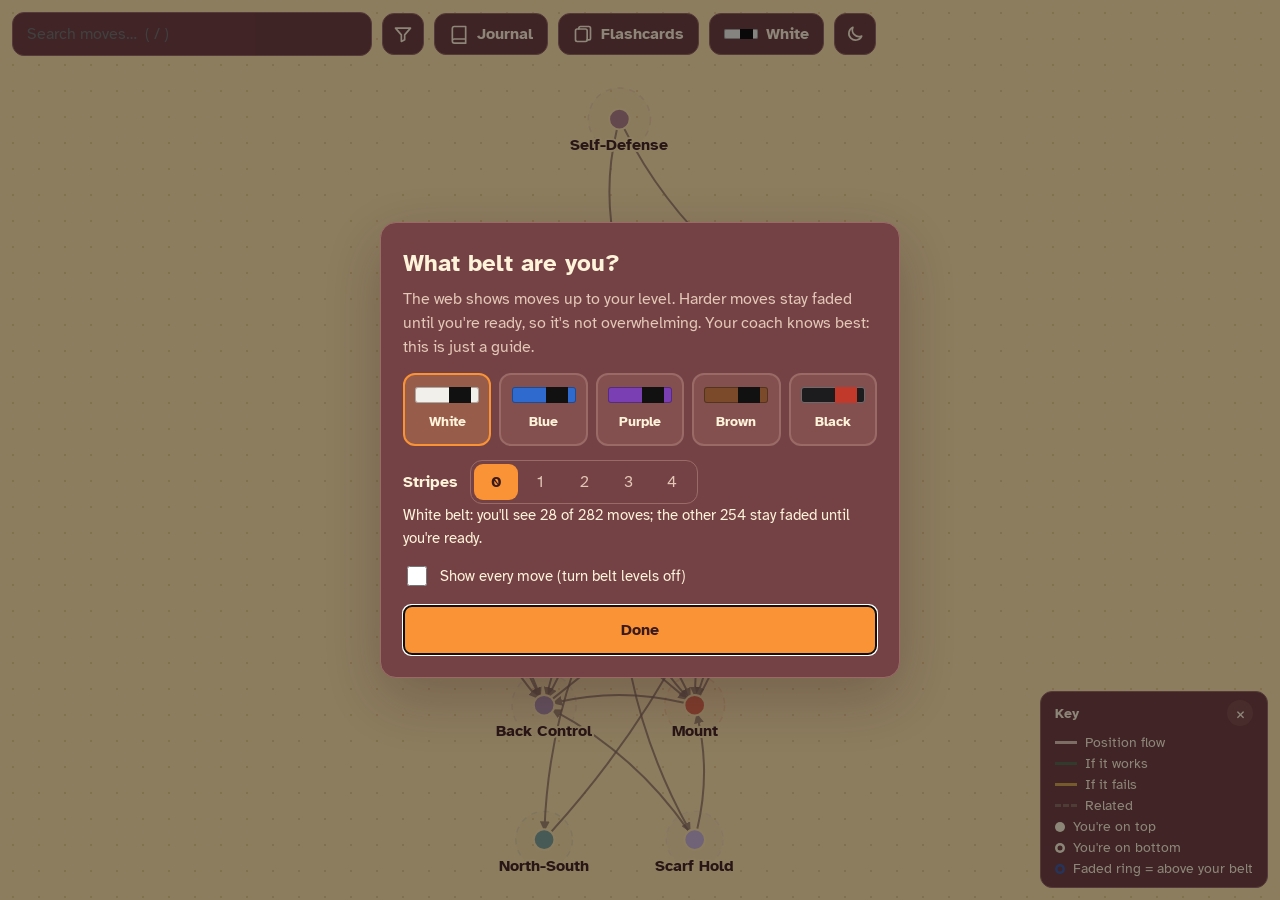
<file: index.html>
<!DOCTYPE html>
<html lang="en">
<head>
  <meta charset="utf-8">
  <meta name="viewport" content="width=device-width, initial-scale=1, viewport-fit=cover">
  <title>Jujutsu Flow</title>
  <meta name="description" content="Zoomable flow chart of jiu-jitsu positions and techniques.">
  <meta name="theme-color" content="#744245">
  <!-- Pick the colour theme before anything draws, so there's no flash of the wrong colours. -->
  <script>
    (function () {
      var t = null;
      try { t = localStorage.getItem('jj-theme'); } catch (e) {}
      if (t !== 'light' && t !== 'dark') t = matchMedia('(prefers-color-scheme: dark)').matches ? 'dark' : 'light';
      document.documentElement.dataset.theme = t;
    })();
  </script>
  <meta name="apple-mobile-web-app-capable" content="yes">
  <meta name="mobile-web-app-capable" content="yes">
  <meta name="apple-mobile-web-app-status-bar-style" content="black-translucent">
  <meta name="apple-mobile-web-app-title" content="JJ Flow">
  <link rel="manifest" href="manifest.webmanifest">
  <link rel="icon" href="icons/icon.svg" type="image/svg+xml">
  <link rel="apple-touch-icon" href="icons/apple-touch-icon.png">
  <link rel="preconnect" href="https://fonts.googleapis.com">
  <link rel="preconnect" href="https://fonts.gstatic.com" crossorigin>
  <link rel="stylesheet" href="https://fonts.googleapis.com/css2?family=Atkinson+Hyperlegible:wght@400;700&display=swap">
  <link rel="stylesheet" href="styles.css?v=13">
</head>
<body>
  <!-- The map itself. Everything is drawn into this SVG by js/graph.js -->
  <svg id="graph" aria-label="Technique flow chart"></svg>

  <!-- The detail panel (filled in by js/panel.js) -->
  <aside id="panel" class="panel" aria-label="Details">
    <!-- Grab handle: drag to resize the page on phones (snaps to peek / half / full) -->
    <div class="sheet-handle" role="button" tabindex="0" aria-label="Resize page: drag, or tap to switch between half and full"><span></span></div>
    <button class="panel-close" aria-label="Close">×</button>
    <div class="panel-body"></div>
  </aside>

  <!-- Top bar: search, journal, flashcards, belt, theme, filters -->
  <header class="topbar">
    <div class="search">
      <input id="search" type="search" placeholder="Search moves…  ( / )" autocomplete="off" aria-label="Search moves">
      <ul id="search-results" hidden></ul>
    </div>
    <!-- Filters: one button that opens a small dropdown -->
    <div class="filter-wrap">
      <button id="filters-toggle" class="icon-btn" aria-haspopup="true" aria-expanded="false" aria-controls="filter-menu" aria-label="Filters">
        <svg class="icon-filter" viewBox="0 0 24 24" aria-hidden="true"><path d="M3 5h18l-7 8v6l-4 2v-8z"/></svg>
        <span class="filter-count" hidden></span>
      </button>
      <div id="filter-menu" class="menu" hidden>
        <div class="menu-group">
          <div class="menu-label">You're on</div>
          <div class="segmented" role="group" aria-label="Top or bottom filter">
            <button class="filter-btn" data-key="role" data-value="all">Both</button>
            <button class="filter-btn" data-key="role" data-value="top"><span class="dot role-top"></span>Top</button>
            <button class="filter-btn" data-key="role" data-value="bottom"><span class="dot role-bottom"></span>Bottom</button>
          </div>
        </div>
        <div class="menu-group">
          <div class="menu-label">Style</div>
          <div class="segmented" role="group" aria-label="Gi filter">
            <button class="filter-btn" data-key="style" data-value="all">All</button>
            <button class="filter-btn" data-key="style" data-value="gi">Gi</button>
            <button class="filter-btn" data-key="style" data-value="nogi">No-Gi</button>
          </div>
        </div>
        <button class="link-btn menu-reset">Reset filters</button>
      </div>
    </div>
    <button id="journal-btn" class="icon-btn with-label" aria-label="Open training journal">
      <svg class="icon-book" viewBox="0 0 24 24" aria-hidden="true"><path d="M4 5.5A2.5 2.5 0 0 1 6.5 3H20v15H6.5A2.5 2.5 0 0 0 4 20.5zM4 20.5A2.5 2.5 0 0 0 6.5 23H20v-5"/></svg>
      <span class="btn-label">Journal</span>
    </button>
    <button id="cards-btn" class="icon-btn with-label" aria-label="Open flashcards">
      <svg class="icon-cards" viewBox="0 0 24 24" aria-hidden="true"><rect x="3" y="6" width="14" height="15" rx="2"/><path d="M7 6V5a2 2 0 0 1 2-2h10a2 2 0 0 1 2 2v12a2 2 0 0 1-2 2h-2"/></svg>
      <span class="btn-label">Flashcards</span>
    </button>
    <button id="belt-btn" class="icon-btn with-label" aria-label="Your belt level"></button>
    <button id="account-btn" class="icon-btn" aria-label="Sign in to sync your notes" hidden>
      <svg class="icon-person" viewBox="0 0 24 24" aria-hidden="true"><circle cx="12" cy="8" r="4"/><path d="M4 21a8 8 0 0 1 16 0"/></svg>
      <span class="sync-dot" aria-hidden="true"></span>
    </button>
    <button id="theme-btn" class="icon-btn" aria-label="Switch colour theme">
      <svg class="icon-sun" viewBox="0 0 24 24" aria-hidden="true"><circle cx="12" cy="12" r="4.5"/><path d="M12 2v2.5M12 19.5V22M2 12h2.5M19.5 12H22M4.9 4.9l1.8 1.8M17.3 17.3l1.8 1.8M4.9 19.1l1.8-1.8M17.3 6.7l1.8-1.8"/></svg>
      <svg class="icon-moon" viewBox="0 0 24 24" aria-hidden="true"><path d="M20 14.5A8 8 0 0 1 9.5 4a8 8 0 1 0 10.5 10.5z"/></svg>
    </button>
  </header>

  <!-- Bottom right: what the arrow colours mean -->
  <div id="legend" class="legend">
    <div class="legend-head">
      <button id="legend-toggle" class="legend-title" aria-label="Show or hide the key">Key</button>
      <button class="legend-close" aria-label="Close the key">×</button>
    </div>
    <ul>
      <li><span class="swatch flow"></span>Position flow</li>
      <li><span class="swatch success"></span>If it works</li>
      <li><span class="swatch fail"></span>If it fails</li>
      <li><span class="swatch related"></span>Related</li>
      <li><span class="dot role-top"></span>You're on top</li>
      <li><span class="dot role-bottom"></span>You're on bottom</li>
      <li><span class="dot belt-ring"></span>Faded ring = above your belt</li>
    </ul>
  </div>

  <!-- Flashcards: full-screen study mode (filled in by js/study.js) -->
  <div id="study" class="study" hidden></div>

  <!-- Belt picker: shown on first visit, and from the belt button -->
  <div id="belt-dialog" class="modal" hidden>
    <div class="modal-card" role="dialog" aria-modal="true" aria-labelledby="belt-title">
      <h2 id="belt-title">What belt are you?</h2>
      <p class="muted">The web shows moves up to your level. Harder moves stay faded until you're ready, so it's not overwhelming. Your coach knows best: this is just a guide.</p>
      <div class="belt-choices" role="radiogroup" aria-label="Belt"></div>
      <div class="stripe-row">
        <span class="stripe-label">Stripes</span>
        <div class="segmented stripe-choices" role="radiogroup" aria-label="Stripes"></div>
      </div>
      <p class="belt-preview"></p>
      <label class="belt-off"><input type="checkbox" id="belt-off-box"> Show every move (turn belt levels off)</label>
      <button class="btn btn-primary belt-done">Done</button>
    </div>
  </div>

  <!-- Account + sync (filled in by js/account.js) -->
  <div id="account-dialog" class="modal" hidden>
    <div class="modal-card account-card" role="dialog" aria-modal="true" aria-labelledby="account-title">
      <button class="modal-close" aria-label="Close">×</button>
      <div class="account-body"></div>
    </div>
  </div>

  <div id="hint" class="hint" hidden>
    <p><b>Scroll or pinch</b> to zoom through the levels. <b>Drag</b> to move around. <b>Tap</b> a bubble to dive in.</p>
    <button>Got it</button>
  </div>


  <script src="js/config.js?v=13"></script>
  <script src="js/data.js?v=13"></script>
  <script src="js/belts.js?v=13"></script>
  <script src="js/graph.js?v=13"></script>
  <script src="js/journal.js?v=13"></script>
  <script src="js/panel.js?v=13"></script>
  <script src="js/cards.js?v=13"></script>
  <script src="js/study.js?v=13"></script>
  <script src="js/sync.js?v=13"></script>
  <script src="js/account.js?v=13"></script>
  <script src="js/app.js?v=13"></script>
</body>
</html>
</file>
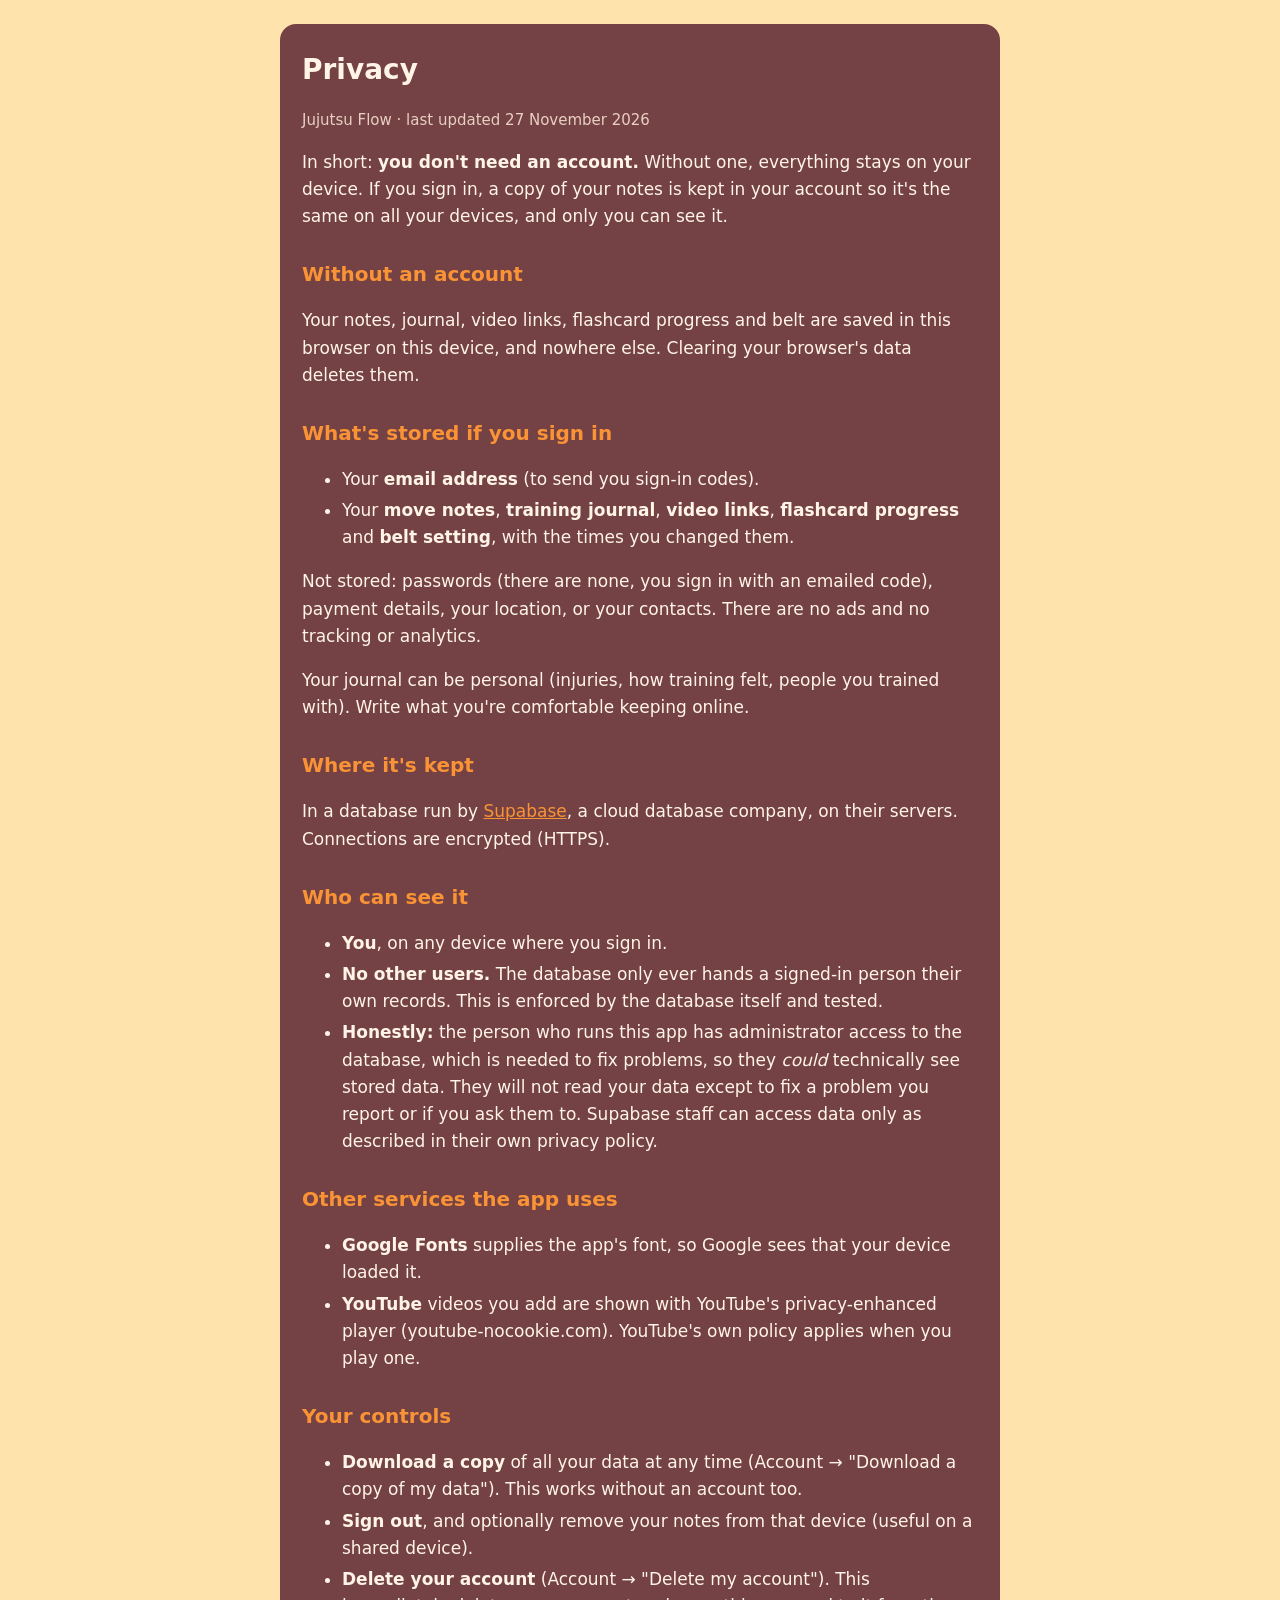
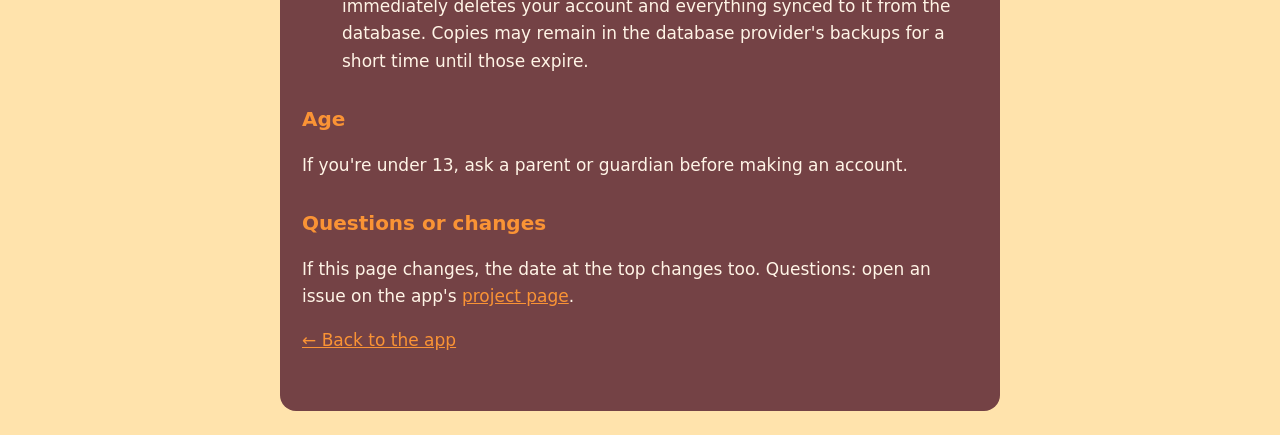
<file: privacy.html>
<!DOCTYPE html>
<html lang="en">
<head>
  <meta charset="utf-8">
  <meta name="viewport" content="width=device-width, initial-scale=1">
  <title>Privacy · Jujutsu Flow</title>
  <meta name="description" content="What Jujutsu Flow stores, where, and who can see it.">
  <link rel="icon" href="icons/icon.svg" type="image/svg+xml">
  <style>
    :root { --bg: #FFE3AC; --surface: #744245; --text: #FFF4E6; --accent: #FA9335; --muted: #E9CFC2; }
    @media (prefers-color-scheme: dark) { :root { --bg: #445C73; --surface: #2E4D6A; --text: #F3F1EA; --accent: #FFB729; --muted: #C9D2DB; } }
    * { box-sizing: border-box; }
    body { margin: 0; background: var(--bg); font: 17px/1.6 "Atkinson Hyperlegible", system-ui, -apple-system, sans-serif; }
    main { max-width: 720px; margin: 24px auto; padding: 24px 22px 40px; background: var(--surface); color: var(--text); border-radius: 16px; }
    @media (max-width: 760px) { main { margin: 0; border-radius: 0; min-height: 100vh; } }
    h1 { margin: 0 0 4px; font-size: 28px; }
    h2 { margin: 28px 0 6px; font-size: 20px; color: var(--accent); }
    a { color: var(--accent); }
    .muted { color: var(--muted); font-size: 15px; }
    li { margin: 4px 0; }
  </style>
</head>
<body>
<main>
  <h1>Privacy</h1>
  <p class="muted">Jujutsu Flow · last updated 27 November 2026</p>

  <p>In short: <b>you don't need an account.</b> Without one, everything stays on your device. If you sign in, a copy of your notes is kept in your account so it's the same on all your devices, and only you can see it.</p>

  <h2>Without an account</h2>
  <p>Your notes, journal, video links, flashcard progress and belt are saved in this browser on this device, and nowhere else. Clearing your browser's data deletes them.</p>

  <h2>What's stored if you sign in</h2>
  <ul>
    <li>Your <b>email address</b> (to send you sign-in codes).</li>
    <li>Your <b>move notes</b>, <b>training journal</b>, <b>video links</b>, <b>flashcard progress</b> and <b>belt setting</b>, with the times you changed them.</li>
  </ul>
  <p>Not stored: passwords (there are none, you sign in with an emailed code), payment details, your location, or your contacts. There are no ads and no tracking or analytics.</p>
  <p>Your journal can be personal (injuries, how training felt, people you trained with). Write what you're comfortable keeping online.</p>

  <h2>Where it's kept</h2>
  <p>In a database run by <a href="https://supabase.com" target="_blank" rel="noopener">Supabase</a>, a cloud database company, on their servers. Connections are encrypted (HTTPS).</p>

  <h2>Who can see it</h2>
  <ul>
    <li><b>You</b>, on any device where you sign in.</li>
    <li><b>No other users.</b> The database only ever hands a signed-in person their own records. This is enforced by the database itself and tested.</li>
    <li><b>Honestly:</b> the person who runs this app has administrator access to the database, which is needed to fix problems, so they <i>could</i> technically see stored data. They will not read your data except to fix a problem you report or if you ask them to. Supabase staff can access data only as described in their own privacy policy.</li>
  </ul>

  <h2>Other services the app uses</h2>
  <ul>
    <li><b>Google Fonts</b> supplies the app's font, so Google sees that your device loaded it.</li>
    <li><b>YouTube</b> videos you add are shown with YouTube's privacy-enhanced player (youtube-nocookie.com). YouTube's own policy applies when you play one.</li>
  </ul>

  <h2>Your controls</h2>
  <ul>
    <li><b>Download a copy</b> of all your data at any time (Account → "Download a copy of my data"). This works without an account too.</li>
    <li><b>Sign out</b>, and optionally remove your notes from that device (useful on a shared device).</li>
    <li><b>Delete your account</b> (Account → "Delete my account"). This immediately deletes your account and everything synced to it from the database. Copies may remain in the database provider's backups for a short time until those expire.</li>
  </ul>

  <h2>Age</h2>
  <p>If you're under 13, ask a parent or guardian before making an account.</p>

  <h2>Questions or changes</h2>
  <p>If this page changes, the date at the top changes too. Questions: open an issue on the app's <a href="https://github.com/solonanderson8-create/jujutsu-app/issues" target="_blank" rel="noopener">project page</a>.</p>

  <p><a href="./">← Back to the app</a></p>
</main>
</body>
</html>
</file>
<file: styles.css>
/* =========================================================================
   THEMES — every colour in the app comes from these "paint racks".
   The rest of the file only asks for a role (--bg, --accent, …), never a
   specific colour, so swapping the rack recolours everything at once.

   To add a seasonal theme later: copy one block, give it a new name
   (e.g. [data-theme="halloween"]), change the colours, and add the name
   to THEMES in js/app.js.
   ========================================================================= */

/* Shared, theme-independent settings */
:root {
  /* Belt colours are the same in every theme (a blue belt is always blue). */
  --belt-white: #F2F0EA;
  --belt-blue: #2F6BCF;
  --belt-purple: #7B3FB4;
  --belt-brown: #7A4A2B;
  --belt-black: #1C1C1E;
  --radius: 12px;
  --panel-w: clamp(400px, 50vw, 640px);   /* technique page: about half the screen on iPad */
  --font: 'Atkinson Hyperlegible', system-ui, -apple-system, 'Segoe UI', sans-serif;
}

/* LIGHT — Behr: Sunflower Seed, Rumors, Joyful Orange, Trailing Vine, Plantain Chips */
:root, [data-theme="light"] {
  color-scheme: light;
  --field: #5A3235;             /* text boxes on the pages */
  --bg: #FFE3AC;                /* Sunflower Seed P270-3 — the web's background */
  --bg-dots: #EDCB8C;
  --surface: #744245;           /* Rumors MQ1-15 — pages, bars and buttons */
  --surface-2: #83504F;
  --border: #9A6A67;
  --text: #FFF3DA;              /* text on pages */
  --muted: #E3C7B7;
  --ink: #4A2729;               /* text drawn on the web */
  --ink-muted: #7A5A4E;
  --accent: #FA9335;            /* Joyful Orange P240-7 — "you are here", buttons */
  --on-accent: #3A1A1C;         /* text on top of the accent colour */
  --success: #5A6952;           /* Trailing Vine S390-7 — "if it works" arrows */
  --fail: #D6A550;              /* Plantain Chips M290-6 — "if it fails" arrows */
  --related: #8C6E62;
  --flow: #8C6E62;              /* big arrows between positions */
  --tlink: #9C7F6B;
  --select: #3A1A1C;            /* ring around the tapped move */
  --casing: #4A2729;            /* thin outline under focus arrows so pale ones stay visible */
  --shadow: rgba(58, 26, 28, .28);
  --danger: #FFB3A6;
}

/* DARK — Behr: Midnight Blue, Nocturne Blue, Extreme Yellow, Pistachio, Sizzling Sunset */
[data-theme="dark"] {
  color-scheme: dark;
  --field: #22405B;
  --bg: #445C73;                /* Midnight Blue N480-7 (matched to the paint card) */
  --bg-dots: #536B83;
  --surface: #2E4D6A;           /* Nocturne Blue HDC-CL-28 (matched to the paint card) */
  --surface-2: #3A5A78;
  --border: #50708F;
  --text: #F3F5F8;
  --muted: #B9C7D6;
  --ink: #F3F5F8;
  --ink-muted: #C4D0DC;
  --accent: #FFB729;            /* Extreme Yellow P260-7 */
  --on-accent: #1F2B38;
  --success: #B9C04F;           /* Pistachio MQ4-42 (matched to the paint card) */
  --fail: #EB7E4D;              /* Sizzling Sunset P200-6 */
  --related: #AEBBC9;
  --flow: #AEBBC9;
  --tlink: #93A4B6;
  --select: #FFFFFF;
  --casing: #1F2B38;
  --shadow: rgba(10, 20, 30, .45);
  --danger: #FFB3A6;
}

* { box-sizing: border-box; }
[hidden] { display: none !important; }
html, body { margin: 0; height: 100%; overflow: hidden; }
/* The dotted background covers the whole screen, including behind the
   iPad/iPhone status bar and home-bar areas, so the web runs edge to edge. */
html { background: radial-gradient(circle, var(--bg-dots) 1px, transparent 1.2px) 0 0 / 26px 26px fixed, var(--bg); }
body {
  background: transparent;
  color: var(--text);
  font-family: var(--font);
  font-size: 16px;
  line-height: 1.5;
  -webkit-font-smoothing: antialiased;
}
button { font: inherit; color: inherit; cursor: pointer; -webkit-tap-highlight-color: transparent; }
.muted { color: var(--muted); }
.small { font-size: 13px; }
.dot {
  display: inline-block; width: 10px; height: 10px; border-radius: 50%;
  background: var(--c, var(--accent)); flex: none;
}

/* ---------- The graph canvas ---------- */
#graph {
  /* 100lvh = the full screen height, even behind the home bar on iPhone/iPad */
  position: fixed; top: 0; left: 0; width: 100vw; height: 100%; height: 100lvh;
  touch-action: none; cursor: grab; user-select: none; -webkit-user-select: none;
}
#graph.grabbing { cursor: grabbing; }
#graph text {
  fill: var(--ink);
  paint-order: stroke fill;
  stroke: var(--bg);
  stroke-width: calc(var(--sw) * 4);
  stroke-linejoin: round;
  pointer-events: none;
}

.zone {
  fill: color-mix(in srgb, var(--c) 7%, transparent);
  stroke: color-mix(in srgb, var(--c) 55%, transparent);
  stroke-width: calc(var(--sw) * 1.5);
  stroke-dasharray: calc(var(--sw) * 6) calc(var(--sw) * 6);
  pointer-events: none;
}
.zone-title { font-size: var(--fs-zone); font-weight: 700; }
.spoke { stroke: color-mix(in srgb, var(--c) 45%, transparent); stroke-width: calc(var(--sw) * 1.2); }

.node { cursor: pointer; transition: opacity .2s; }
.node circle {
  fill: var(--c);
  stroke: var(--bg);
  stroke-width: calc(var(--sw) * 2);
  transition: filter .15s;
}
.node:hover circle { filter: brightness(1.25); }
.pos-node text { font-size: var(--fs-pos); font-weight: 700; }
.cat-node text { font-size: var(--fs-cat); font-weight: 700; }
.cat-node circle { fill: color-mix(in srgb, var(--c) 70%, var(--bg)); }
.tech-node text { font-size: var(--fs-tech); }

/* Solid dot = you're on top. Hollow ring = you're on bottom. */
.tech-node.role-bottom circle { fill: var(--bg); stroke: var(--c); stroke-width: calc(var(--sw) * 3.5); }
.dot.role-top { background: var(--c, var(--text)); }
.dot.role-bottom { background: transparent; box-shadow: inset 0 0 0 2.5px var(--c, var(--text)); }
.filter-btn .dot { margin-right: 6px; width: 9px; height: 9px; --c: currentColor; }

.tech-node.off { opacity: .12; }

/* Locked = above your belt: faded, with a ring in the move's belt colour. */
.tech-node.locked circle {
  fill: var(--bg); stroke: var(--belt); stroke-width: calc(var(--sw) * 4);
  filter: drop-shadow(0 0 calc(var(--sw) * 1.2) var(--ink));
}
.tech-node.locked { opacity: .5; }
.tech-node.locked text { font-style: italic; }
.tlink.locked { opacity: .1; }
.tech-node.sel circle { stroke: var(--select); stroke-width: calc(var(--sw) * 3); }
.pos-node.sel circle { stroke: var(--select); stroke-width: calc(var(--sw) * 4); }

.flow path { fill: none; stroke: var(--flow); stroke-width: calc(var(--sw) * 2); opacity: .75; }
.flow text { font-size: var(--fs-edge); fill: var(--ink-muted) !important; }
.overview .flow:not(.lit) text { display: none; }
.has-focus .flow.lit text { fill: var(--ink) !important; }

.tlink { stroke: var(--tlink); stroke-width: var(--sw); opacity: .35; }
.tlink.off { opacity: .05; }

.hi-link { fill: none; stroke-width: calc(var(--sw) * 2.5); }
.hi-casing { fill: none; stroke: var(--casing); stroke-width: calc(var(--sw) * 4.5); opacity: .55; }
.pin { pointer-events: none; }
.pin circle { fill: var(--c); stroke: var(--bg); stroke-width: calc(var(--sw) * 2); }
.pin.role-bottom circle { fill: var(--bg); stroke: var(--c); stroke-width: calc(var(--sw) * 3); }
.pin.pin-main circle { stroke: var(--select); stroke-width: calc(var(--sw) * 3); }
.pin text { font-size: var(--fs-tech); font-weight: 700; }
.hi-link.success { stroke: var(--success); }
.hi-link.fail { stroke: var(--fail); }
.hi-link.related { stroke: var(--related); stroke-dasharray: calc(var(--sw) * 5) calc(var(--sw) * 4); }

/* When something is focused, dim everything that isn't connected to it. */
.has-focus .tech-node:not(.lit),
.has-focus .cat-node:not(.lit) { opacity: .2; }
.has-focus .tlink { opacity: .06; }
.has-focus .flow:not(.lit) { opacity: .25; }
.has-focus .flow.lit path { stroke: var(--ink); opacity: 1; }
.has-focus .pos-node:not(.lit) { opacity: .35; }

/* ---------- Floating UI ---------- */
.topbar {
  position: fixed; top: calc(12px + env(safe-area-inset-top)); left: 12px; right: 12px;
  display: flex; gap: 10px; align-items: center; flex-wrap: wrap;
  pointer-events: none;
}
.topbar > * { pointer-events: auto; }
/* On wide screens the panel sits on the right, so the top bar makes room for it. */
@media (min-width: 720px) {
  .topbar { transition: right .28s ease; }
  .panel.open ~ .topbar { right: calc(var(--panel-w) + 12px); }
}
.search { position: relative; flex: 1 1 200px; max-width: 360px; }
#search {
  width: 100%; padding: 9px 14px; font: inherit; color: var(--text);
  background: var(--surface); border: 1px solid var(--border); border-radius: var(--radius); outline: none;
}
#search:focus { border-color: var(--accent); }
#search-results {
  position: absolute; top: calc(100% + 6px); left: 0; right: 0; margin: 0; padding: 6px; list-style: none;
  background: var(--surface); border: 1px solid var(--border); border-radius: var(--radius);
  box-shadow: 0 12px 32px var(--shadow); z-index: 20;
}
#search-results button {
  display: flex; align-items: center; gap: 10px; width: 100%; text-align: left;
  padding: 8px 10px; background: none; border: 0; border-radius: 8px;
}
#search-results button span:nth-child(2) { flex: 1; }
#search-results button:hover { background: var(--surface-2); }
#search-results .empty { padding: 8px 10px; }

/* Light / dark switch: shows the moon in light mode (tap for dark) and the sun in dark mode. */
.icon-btn {
  display: inline-flex; align-items: center; justify-content: center; flex: none;
  width: 42px; height: 42px; padding: 0; color: var(--text);
  background: var(--surface); border: 1px solid var(--border); border-radius: var(--radius);
}
.icon-btn svg { width: 20px; height: 20px; fill: none; stroke: currentColor; stroke-width: 2; stroke-linecap: round; stroke-linejoin: round; }
.icon-btn:hover { color: var(--accent); }
[data-theme="light"] .icon-sun, [data-theme="dark"] .icon-moon { display: none; }
.segmented {
  display: flex; padding: 3px;
  background: var(--surface); border: 1px solid var(--border); border-radius: var(--radius);
}
.segmented button {
  display: inline-flex; align-items: center; min-height: 36px;
  padding: 6px 12px; background: none; border: 0; border-radius: 9px; color: var(--muted);
}
/* "You are here" = the contrast colour */
.segmented button.active { background: var(--accent); color: var(--on-accent); font-weight: 700; }
.segmented button:hover { color: var(--text); }
.segmented button.active:hover { color: var(--on-accent); }

/* Filter button + its dropdown menu */
.filter-wrap { position: relative; }
.icon-filter { fill: none; stroke: currentColor; stroke-width: 2; stroke-linejoin: round; }
#filters-toggle { position: relative; }
.filter-count {
  position: absolute; top: -6px; right: -6px; min-width: 20px; height: 20px; padding: 0 5px;
  border-radius: 10px; background: var(--on-accent); color: var(--accent);
  font-size: 12px; font-weight: 700; line-height: 20px; text-align: center;
}
.menu {
  position: absolute; top: calc(100% + 8px); left: 0; z-index: 25; width: max-content; max-width: calc(100vw - 24px);
  display: flex; flex-direction: column; gap: 12px; padding: 14px;
  background: var(--surface); border: 1px solid var(--border); border-radius: var(--radius);
  box-shadow: 0 12px 32px var(--shadow);
}
.menu-label { font-size: 13px; font-weight: 700; color: var(--muted); margin-bottom: 6px; }
.menu .segmented { background: var(--field); }
.menu-reset { align-self: flex-start; }

.legend {
  position: fixed; right: 12px; bottom: 12px; padding: 8px 14px;
  background: var(--surface); border: 1px solid var(--border); border-radius: var(--radius);
  font-size: 14px; transition: opacity .2s;
}
.legend-title { background: none; border: 0; padding: 0; font-weight: 700; }
.legend ul { list-style: none; margin: 6px 0 0; padding: 0; }
.legend li { display: flex; align-items: center; gap: 8px; }
.legend.collapsed ul { display: none; }
/* An × in the corner closes the key, like the journal and technique pages. */
.legend-head { display: flex; align-items: center; justify-content: space-between; gap: 16px; }
.legend-close {
  width: 26px; height: 26px; flex: none; border: 0; border-radius: 50%;
  background: var(--surface-2); font-size: 17px; line-height: 1;
}
.legend.collapsed .legend-close { display: none; }
.swatch { width: 22px; height: 0; border-top: 3px solid; }
.swatch.flow { border-color: var(--muted); }
.swatch.success { border-color: var(--success); }
.swatch.fail { border-color: var(--fail); }
.swatch.related { border-color: var(--related); border-top-style: dashed; }

.hint {
  position: fixed; left: 50%; top: 76px; transform: translateX(-50%);
  width: min(460px, calc(100% - 32px));
  display: flex; gap: 12px; align-items: center; padding: 12px 16px;
  background: var(--surface-2); border: 1px solid var(--accent); border-radius: var(--radius);
  box-shadow: 0 12px 32px var(--shadow);
}
.hint p { margin: 0; flex: 1; }
.hint button { background: var(--accent); border: 0; border-radius: 8px; padding: 6px 12px; color: var(--on-accent); font-weight: 700; }

/* ---------- Detail panel ---------- */
.panel {
  position: fixed; top: 0; right: 0; bottom: 0; width: var(--panel-w); max-width: 100%;
  background: var(--surface); border-left: 1px solid var(--border);
  transform: translateX(100%); transition: transform .28s ease;
  display: flex; flex-direction: column; z-index: 30;
}
.panel.open { transform: none; box-shadow: -12px 0 40px var(--shadow); }
.panel.open ~ .legend { opacity: 0; pointer-events: none; }
.panel { padding-top: env(safe-area-inset-top, 0px); }
.sheet-handle { display: none; }   /* only shown when the page is a bottom sheet (below) */
.panel-close {
  position: absolute; top: calc(12px + env(safe-area-inset-top, 0px)); right: 12px; width: 36px; height: 36px;
  background: var(--surface-2); border: 0; border-radius: 50%; font-size: 22px; line-height: 1;
}
.panel-body { flex: 1; min-height: 0; display: flex; flex-direction: column; }

/* Tabs across the top: [Technique] [Notes · 3] */
.panel-tabs {
  display: flex; gap: 4px; margin: 12px 60px 0 16px; padding: 3px; flex: none;
  background: color-mix(in srgb, var(--surface) 70%, #000); border: 1px solid var(--border); border-radius: var(--radius);
}
.panel-tabs button {
  flex: 1; min-height: 36px; padding: 6px 10px; border: 0; border-radius: 9px;
  background: none; color: var(--muted); font-weight: 700;
}
.panel-tabs button.active { background: var(--accent); color: var(--on-accent); }
.panel-tabs button.active .tab-count { color: inherit; }
.tab-count { color: var(--accent); }

/* The sliding tray: two pages side by side, snapping into place when swiped. */
.pages {
  flex: 1; min-height: 0; display: flex;
  overflow-x: auto; overflow-y: hidden; scroll-snap-type: x mandatory;
  overscroll-behavior-x: contain; scrollbar-width: none;
}
.pages::-webkit-scrollbar { display: none; }
.page {
  flex: 0 0 100%; min-width: 0; overflow-y: auto; scroll-snap-align: start; scroll-snap-stop: always;
  padding: 16px 22px 40px; overscroll-behavior-y: contain;
}
/* "Done from" switcher for moves done from several positions */
.done-from { display: flex; flex-wrap: wrap; align-items: center; gap: 6px; margin-top: 12px; }
.done-from-label { font-size: 13px; font-weight: 700; color: var(--muted); margin-right: 2px; }
.place-btn {
  display: inline-flex; align-items: center; gap: 6px; min-height: 34px; padding: 5px 12px;
  background: var(--surface-2); border: 1px solid var(--border); border-radius: 999px; font-size: 14px;
}
.place-btn.active { background: var(--accent); border-color: var(--accent); color: var(--on-accent); font-weight: 700; }
.place-btn.active .dot { --c: var(--on-accent); }

.panel h2 { margin: 6px 0 8px; font-size: 26px; line-height: 1.2; }
.panel h3 { margin: 0 0 8px; font-size: 15px; display: flex; align-items: center; gap: 8px; }
.panel h4 { margin: 12px 0 6px; font-size: 13px; color: var(--muted); text-transform: uppercase; letter-spacing: .04em; }
.panel section { margin-top: 20px; padding-top: 16px; border-top: 1px solid var(--border); }
.panel .desc { font-size: 17px; line-height: 1.6; margin: 12px 0 0; }
.crumb { display: flex; align-items: center; gap: 6px; color: var(--muted); font-size: 14px; flex-wrap: wrap; }
.crumb-link { display: inline-flex; align-items: center; gap: 6px; background: none; border: 0; padding: 0; color: var(--text); }
.crumb-link:hover { text-decoration: underline; }

.badges { display: flex; gap: 6px; }
.badges { flex-wrap: wrap; }
.badge { display: inline-flex; align-items: center; gap: 6px; font-size: 13px; font-weight: 700; padding: 2px 10px; border-radius: 999px; }
.badge.role { background: var(--surface-2); color: var(--text); }
.role-dot { width: 9px; height: 9px; border-radius: 50%; }
.badge.top .role-dot { background: var(--text); }
.badge.bottom .role-dot { box-shadow: inset 0 0 0 2px var(--text); }
.badge.neutral .role-dot { background: var(--muted); }
.badge.gi { background: var(--bg); color: var(--ink); }
.badge.nogi { background: var(--text); color: var(--surface); }

.links.success h3 .icon { color: color-mix(in srgb, var(--success) 50%, var(--text)); }
.links.fail h3 .icon { color: color-mix(in srgb, var(--fail) 70%, var(--text)); }
.links.related h3 .icon { color: var(--related); }
.chips { display: flex; flex-wrap: wrap; gap: 6px; }
.chip {
  display: inline-flex; align-items: center; gap: 8px;
  padding: 6px 12px; background: var(--surface-2); border: 1px solid var(--border); border-radius: 999px;
  font-size: 15px;
}
.chip:hover { border-color: var(--c); }
.chip.off { opacity: .4; }
.chip-tag { font-size: 12px; color: var(--muted); }

.video-frame { position: relative; aspect-ratio: 16 / 9; border-radius: 10px; overflow: hidden; background: #000; }
.video-frame iframe { position: absolute; inset: 0; width: 100%; height: 100%; border: 0; }
.video-form { display: flex; gap: 8px; margin-top: 10px; flex-wrap: wrap; }
.video-input {
  flex: 1 1 180px; padding: 8px 12px; font: inherit; font-size: 14px; color: var(--text);
  background: var(--field); border: 1px solid var(--border); border-radius: 8px;
}
.btn {
  display: inline-flex; align-items: center; padding: 8px 12px; font-size: 14px;
  color: var(--text); text-decoration: none; background: var(--surface-2); border: 1px solid var(--border); border-radius: 8px;
}
.btn:hover { border-color: var(--accent); }
.panel a { color: var(--accent); }

/* One-time "peek": tug the tray left to show the Notes page, then spring back. */
.pages.peek > .page { animation: peek 1.1s cubic-bezier(.3, 0, .2, 1); }
@keyframes peek { 0%, 100% { transform: none; } 35%, 55% { transform: translateX(-72px); } }
.panel-tabs button.glow:not(.active) { animation: glow 1.2s ease-in-out 2; }
@keyframes glow { 50% { background: color-mix(in srgb, var(--accent) 35%, transparent); color: var(--text); } }
@media (prefers-reduced-motion: reduce) { .pages.peek > .page, .panel-tabs button.glow:not(.active) { animation: none; } }

/* Notes page: a timeline of note cards, newest at the bottom. */
.note-list { display: flex; flex-direction: column; gap: 10px; margin-top: 14px; }
.note, .journal-entry {
  padding: 12px 14px; background: var(--surface-2); border: 1px solid var(--border);
  border-radius: 10px; border-left: 3px solid var(--accent);
}
.note header, .journal-entry header { display: flex; flex-wrap: wrap; align-items: baseline; gap: 4px; }
.note time, .journal-entry time { font-size: 13px; font-weight: 700; color: var(--muted); }

/* ---------- Training journal ---------- */
.icon-btn.with-label { width: auto; gap: 8px; padding: 0 14px; font-weight: 700; }
.icon-btn.active { background: var(--accent); border-color: var(--accent); color: var(--on-accent); }
.icon-book { width: 18px; height: 18px; flex: none; fill: none; stroke: currentColor; stroke-width: 2; stroke-linecap: round; stroke-linejoin: round; }
.panel h2 .icon-book, .panel h3 .icon-book { color: var(--accent); }
.panel h2 .icon-book { width: 22px; height: 22px; vertical-align: -2px; margin-right: 4px; }
.journal-head { padding: 16px 22px 8px; padding-right: 64px; flex: none; }
.journal-head h2 { margin: 4px 0 2px; }
.journal-head p { margin: 0; }
.journal-scroll { flex: 1; min-height: 0; overflow-y: auto; padding: 8px 22px 40px; overscroll-behavior-y: contain; }
.journal-list { display: flex; flex-direction: column; gap: 12px; }
.journal-entry.flash { animation: flash 1.6s ease-out; }
@keyframes flash { 0%, 40% { box-shadow: 0 0 0 3px var(--accent); } 100% { box-shadow: 0 0 0 0 transparent; } }
.compose-date { font-weight: 700; color: var(--muted); font-size: 14px; }
.journal-new {
  width: 100%; padding: 10px 12px; font: inherit; color: var(--text); resize: vertical;
  background: var(--field); border: 1px solid var(--border); border-radius: 8px; line-height: 1.5;
}
.journal-new:focus { outline: none; border-color: var(--accent); }

/* Spotted move names inside journal text */
.jlink {
  display: inline; padding: 0; margin: 0; background: none; border: 0; font: inherit; color: var(--accent);
  font-weight: 700; text-decoration: underline; text-decoration-thickness: 2px; text-underline-offset: 3px; cursor: pointer;
}
.entry-mentions { display: flex; flex-wrap: wrap; align-items: center; gap: 6px; margin-top: 10px; }
.mention-chip {
  display: inline-flex; align-items: center; background: var(--field); border: 1px solid var(--border); border-radius: 999px; overflow: hidden;
}
.mention-chip button { background: none; border: 0; padding: 4px 4px 4px 12px; font-size: 14px; }
.mention-chip .unlink { padding: 4px 10px 4px 6px; color: var(--muted); font-size: 16px; line-height: 1; }
.mention-chip .unlink:hover { color: var(--danger); }

/* "From my training journal" on a move's Notes tab */
.journal-snippet {
  display: flex; flex-direction: column; gap: 4px; width: 100%; margin-top: 10px; padding: 12px 14px; text-align: left;
  background: var(--surface-2); border: 1px solid var(--border); border-radius: 10px; border-left: 3px solid var(--muted);
}
.journal-snippet:hover { border-color: var(--accent); }
.snippet-date { font-size: 13px; font-weight: 700; color: var(--muted); }
.snippet-text { font-size: 15px; line-height: 1.5; overflow-wrap: anywhere; }
.snippet-text b { color: var(--accent); }
.snippet-open { font-size: 13px; font-weight: 700; color: var(--accent); align-self: flex-end; }
.from-journal .count { color: var(--muted); font-weight: 400; }
.note-text { margin: 6px 0 0; white-space: pre-wrap; overflow-wrap: anywhere; font-size: 16px; line-height: 1.55; }
.note-actions, .note-edit-actions { display: flex; gap: 14px; justify-content: flex-end; margin-top: 6px; }
.note-edit-actions { gap: 8px; }
.link-btn { background: none; border: 0; padding: 4px 0; color: var(--accent); font-size: 14px; font-weight: 700; }
.link-btn.danger { color: var(--danger); }
.note-compose { margin-top: 16px; display: flex; flex-direction: column; gap: 8px; }
.note-compose .btn { align-self: flex-end; }
.note-new, .note-edit {
  width: 100%; padding: 10px 12px; font: inherit; color: var(--text); resize: vertical;
  background: var(--field); border: 1px solid var(--border); border-radius: 8px; line-height: 1.5;
}
.note-edit { margin-top: 8px; }
.note-new:focus, .note-edit:focus, .video-input:focus { outline: none; border-color: var(--accent); }
.btn-primary { background: var(--accent); border-color: var(--accent); color: var(--on-accent); font-weight: 700; }
.btn-primary:hover { filter: brightness(1.1); }

/* ---------- Phones: compact top bar ---------- */
@media (max-width: 719px) {
  .icon-btn.with-label { width: 42px; padding: 0; }
  .icon-btn.with-label .btn-label { display: none; }
  .search { flex-basis: 100%; max-width: none; }    /* search gets its own row; buttons sit below */
  .topbar { gap: 8px; }
}

/* ---------- Phones + portrait tablets: panel becomes a bottom sheet ----------
   Keep this query in sync with SHEET_QUERY in js/app.js. */
@media (max-width: 719px), (orientation: portrait) and (max-width: 1100px) {
  .panel.open ~ .topbar { right: 12px; }
  .panel {
    top: auto; left: 0; width: 100%; height: var(--sheet-h, 50vh);
    border-left: 0; border-top: 1px solid var(--border); border-radius: 18px 18px 0 0;
    transform: translateY(100%);
    transition: transform .28s ease, height .25s ease;
  }
  .panel.dragging { transition: none; }
  .panel.instant { transition: transform .28s ease; }
  /* The grab handle: a strip across the top of the sheet with a small pill. */
  .sheet-handle {
    display: flex; justify-content: center; align-items: center; flex: none;
    height: 24px; margin-bottom: -6px; cursor: ns-resize; touch-action: none;
  }
  .sheet-handle span { width: 44px; height: 5px; border-radius: 3px; background: var(--muted); opacity: .7; }
  .sheet-handle:focus-visible span { background: var(--accent); opacity: 1; }
  .panel.open { box-shadow: 0 -12px 40px var(--shadow); }
  .panel { padding-top: 0; padding-bottom: env(safe-area-inset-bottom, 0px); }
  .panel-close { top: 18px; }
  .hint { top: auto; bottom: 170px; }
}

/* ---------- Belt levels ---------- */
/* A little belt: coloured strip, dark tab near one end, white stripes on the tab. */
.belt {
  position: relative; display: inline-block; flex: none; width: 34px; height: 10px; border-radius: 2px;
  background: var(--belt-white); box-shadow: inset 0 0 0 1px rgba(0, 0, 0, .3);
}
.belt-blue { background: var(--belt-blue); }
.belt-purple { background: var(--belt-purple); }
.belt-brown { background: var(--belt-brown); }
.belt-black { background: var(--belt-black); box-shadow: inset 0 0 0 1px rgba(255, 255, 255, .35); }
.belt-tab {
  position: absolute; top: 0; bottom: 0; right: 5px; width: 13px;
  display: flex; justify-content: space-evenly; align-items: stretch; background: #111; padding: 0 1px;
}
.belt-black .belt-tab { background: #C0392B; }           /* black belts have a red tab */
.belt-tab i { width: 1.5px; background: #fff; }
.belt-big { width: 64px; height: 16px; border-radius: 3px; }
.belt-big .belt-tab { width: 22px; right: 8px; }
.belt-big .belt-tab i { width: 2.5px; }
.belt-mini { width: 20px; height: 6px; margin-left: 2px; }
.belt-mini .belt-tab { width: 7px; right: 3px; }
.belt-mini .belt-tab i { width: 1px; }
.belt-all {
  width: 22px; height: 12px; background: linear-gradient(90deg, var(--belt-white) 0 20%, var(--belt-blue) 0 40%, var(--belt-purple) 0 60%, var(--belt-brown) 0 80%, var(--belt-black) 0);
}

/* Locked chips: faded, with a mini belt showing when they unlock */
.chip.locked { opacity: .6; font-style: italic; }
.dot.belt-ring { background: transparent; box-shadow: inset 0 0 0 2.5px var(--belt-blue); opacity: .7; }

/* Locked move page */
.locked-page { padding: 16px 22px 40px; padding-right: 64px; overflow-y: auto; }
.locked-belt { display: flex; align-items: center; gap: 10px; margin: 10px 0 4px; font-weight: 700; }

/* Belt picker (a centred card over a dimmed web) */
.modal {
  position: fixed; inset: 0; z-index: 60; display: flex; align-items: center; justify-content: center;
  padding: 16px; background: color-mix(in srgb, #000 45%, transparent);
}
.modal-card {
  width: min(520px, 100%); max-height: calc(100% - 32px); overflow-y: auto;
  background: var(--surface); color: var(--text); border: 1px solid var(--border);
  border-radius: 16px; padding: 22px; box-shadow: 0 20px 60px var(--shadow);
}
.modal-card h2 { margin: 0 0 6px; font-size: 24px; }
.modal-card > p { margin: 0 0 14px; }
.belt-choices { display: grid; grid-template-columns: repeat(5, 1fr); gap: 8px; }
.belt-choice {
  display: flex; flex-direction: column; align-items: center; gap: 8px; padding: 12px 4px;
  background: var(--surface-2); border: 2px solid var(--border); border-radius: 12px; font-weight: 700; font-size: 14px;
}
.belt-choice .belt-big { width: 100%; max-width: 64px; }
.belt-choice.active { border-color: var(--accent); background: color-mix(in srgb, var(--accent) 18%, var(--surface-2)); }
.stripe-row { display: flex; align-items: center; gap: 12px; margin-top: 14px; }
.stripe-label { font-weight: 700; }
.stripe-choices button { min-width: 44px; justify-content: center; }
.belt-preview { margin: 14px 0 10px; font-size: 15px; }
.belt-off { display: flex; align-items: center; gap: 10px; margin-bottom: 16px; font-size: 15px; cursor: pointer; }
.belt-off input { width: 20px; height: 20px; accent-color: var(--accent); }
.modal-card .belt-done { width: 100%; justify-content: center; padding: 12px; font-size: 16px; }
.modal.all-on .belt-choices, .modal.all-on .stripe-row { opacity: .45; }
@media (max-width: 480px) {
  .belt-choices { grid-template-columns: repeat(3, 1fr); }
}

/* ---------- Account + sync ---------- */
#account-btn { position: relative; }
.sync-dot {
  position: absolute; top: 5px; right: 5px; width: 9px; height: 9px; border-radius: 50%;
  border: 2px solid var(--surface); display: none;
}
#account-btn[data-status="synced"] .sync-dot { display: block; background: var(--success); }
#account-btn[data-status="syncing"] .sync-dot { display: block; background: var(--accent); }
#account-btn[data-status="offline"] .sync-dot,
#account-btn[data-status="error"] .sync-dot { display: block; background: var(--fail); }
.account-card { position: relative; }
.modal-close {
  position: absolute; top: 12px; right: 12px; width: 36px; height: 36px;
  background: var(--surface-2); border: 0; border-radius: 50%; font-size: 22px; line-height: 1; color: var(--text);
}
.account-card h2 { padding-right: 44px; }
.account-form { display: flex; flex-direction: column; gap: 8px; margin: 6px 0 4px; }
.account-form label { font-weight: 700; font-size: 15px; }
.field {
  width: 100%; padding: 12px; font: inherit; font-size: 17px; color: var(--text);
  background: var(--field); border: 1px solid var(--border); border-radius: 8px;
}
.field:focus { outline: none; border-color: var(--accent); }
.code-field { font-size: 24px; letter-spacing: .3em; text-align: center; }
.btn-wide { width: 100%; justify-content: center; padding: 12px; font-size: 16px; margin-top: 6px; }
.btn-danger { background: var(--danger); border-color: var(--danger); color: #3a0d06; font-weight: 700; }
.btn:disabled { opacity: .6; }
.account-msg { min-height: 1.4em; margin: 8px 0; font-size: 15px; }
.account-msg.bad { color: var(--danger); font-weight: 700; }
.account-links { display: flex; flex-wrap: wrap; gap: 6px 18px; margin: 6px 0; }
.account-who { margin: 0 0 6px; overflow-wrap: anywhere; }
.sync-line { display: flex; align-items: center; gap: 8px; margin: 0 0 8px; }
.sync-light { width: 10px; height: 10px; border-radius: 50%; flex: none; background: var(--muted); }
.sync-line[data-status="synced"] .sync-light { background: var(--success); }
.sync-line[data-status="syncing"] .sync-light { background: var(--accent); }
.sync-line[data-status="offline"] .sync-light, .sync-line[data-status="error"] .sync-light { background: var(--fail); }
.account-check { display: flex; gap: 10px; align-items: flex-start; font-size: 15px; margin: 4px 0; cursor: pointer; }
.account-check input { width: 20px; height: 20px; flex: none; accent-color: var(--accent); }
.account-card hr { border: 0; border-top: 1px solid var(--border); margin: 16px 0; }
.account-card a { color: var(--accent); }

/* ---------- Flashcards: full-screen study mode ---------- */
.icon-cards { width: 18px; height: 18px; flex: none; fill: none; stroke: currentColor; stroke-width: 2; stroke-linejoin: round; }
.locked-actions { display: flex; flex-wrap: wrap; gap: 8px; }
body.studying .topbar, body.studying .legend { visibility: hidden; }

.study {
  position: fixed; inset: 0; z-index: 70; display: flex; flex-direction: column;
  background: var(--surface); color: var(--text);
  padding: env(safe-area-inset-top, 0px) 0 env(safe-area-inset-bottom, 0px);
}
.study-top {
  display: flex; align-items: center; justify-content: space-between; gap: 12px;
  width: min(680px, 100%); margin: 0 auto; padding: 14px 20px 8px;
}
.study-top h1 { margin: 0; font-size: 26px; }
.study-count { font-weight: 700; color: var(--muted); }
.study-close {
  width: 40px; height: 40px; flex: none; border: 0; border-radius: 50%;
  background: var(--surface-2); font-size: 24px; line-height: 1;
}
.study-progress { width: min(640px, calc(100% - 40px)); margin: 0 auto; height: 6px; border-radius: 3px; background: var(--field); overflow: hidden; }
.study-progress span { display: block; height: 100%; background: var(--accent); transition: width .3s; }
.study-body {
  flex: 1; min-height: 0; overflow-y: auto; width: min(680px, 100%); margin: 0 auto;
  padding: 16px 20px 32px; display: flex; flex-direction: column; gap: 16px;
}
.study-body.center, .center { text-align: center; align-items: center; }

/* Hub */
.rank-card { display: flex; align-items: center; gap: 16px; padding: 16px; background: var(--surface-2); border: 1px solid var(--border); border-radius: 14px; }
.rank-name { font-size: 22px; font-weight: 700; }
.belt-huge { width: 110px; height: 26px; border-radius: 4px; }
.belt-huge .belt-tab { width: 36px; right: 14px; padding: 0 3px; }
.belt-huge .belt-tab i { width: 4px; }
.hub-section { padding: 16px; background: var(--surface-2); border: 1px solid var(--border); border-radius: 14px; }
.hub-section p { margin: 10px 0 0; }
.next-row { display: flex; align-items: center; gap: 10px; flex-wrap: wrap; }
.meter { position: relative; height: 12px; margin-top: 12px; border-radius: 6px; background: var(--field); overflow: hidden; }
.meter span { display: block; height: 100%; background: var(--accent); border-radius: 6px; }
.meter i { position: absolute; top: 0; bottom: 0; width: 2px; background: var(--text); opacity: .6; }
.hub-actions { display: flex; flex-direction: column; gap: 10px; }
.btn-big { justify-content: center; flex-direction: column; gap: 2px; padding: 14px 16px; font-size: 18px; font-weight: 700; border-radius: 12px; }
.btn-sub { font-size: 13px; font-weight: 400; opacity: .85; }
.btn:disabled { opacity: .45; cursor: default; }

/* A question card */
.q-card { display: flex; flex-direction: column; gap: 10px; }
.q-type { align-self: flex-start; padding: 3px 12px; border-radius: 999px; font-size: 13px; font-weight: 700; background: var(--accent); color: var(--on-accent); }
.q-prompt { margin: 4px 0 0; font-size: 24px; line-height: 1.3; }
.q-quote { margin: 0; padding: 12px 16px; border-left: 4px solid var(--accent); background: var(--surface-2); border-radius: 8px; font-size: 18px; line-height: 1.55; }
.q-hint { margin: 0; }
.q-options { display: flex; flex-direction: column; gap: 10px; }
.opt {
  display: flex; align-items: center; gap: 12px; min-height: 56px; padding: 10px 14px; text-align: left;
  background: var(--surface-2); border: 2px solid var(--border); border-radius: 12px; font-size: 18px;
}
.opt-key {
  display: inline-flex; align-items: center; justify-content: center; flex: none;
  width: 28px; height: 28px; border-radius: 50%; background: var(--field); font-size: 14px; font-weight: 700;
}
.opt-name { flex: 1; }
.opt-mark { font-weight: 700; font-size: 15px; }
.opt.picked { border-color: var(--accent); background: color-mix(in srgb, var(--accent) 18%, var(--surface-2)); }
.opt.picked .opt-key { background: var(--accent); color: var(--on-accent); }
.opt.right { border-color: color-mix(in srgb, var(--success) 60%, var(--text)); background: color-mix(in srgb, var(--success) 30%, var(--surface-2)); }
.opt.missed { border-color: color-mix(in srgb, var(--success) 60%, var(--text)); border-style: dashed; }
.opt.wrong { border-color: var(--danger); background: color-mix(in srgb, var(--danger) 18%, var(--surface-2)); }
.opt.dim { opacity: .5; }
.opt:disabled { cursor: default; color: var(--text); }
.fb { margin: 4px 0 0; padding: 12px 14px; border-radius: 10px; font-size: 16px; }
.fb-ok { background: color-mix(in srgb, var(--success) 30%, var(--surface-2)); }
.fb-no { background: color-mix(in srgb, var(--danger) 16%, var(--surface-2)); }
.q-go { width: 100%; }

/* Results */
.big-score { font-size: 64px; font-weight: 700; line-height: 1; }
.big-score span { font-size: 28px; color: var(--muted); }
.promo h2 { margin: 6px 0 0; font-size: 28px; }
.promo .belt-huge { margin-top: 12px; transform: scale(1.4); }
</file>
